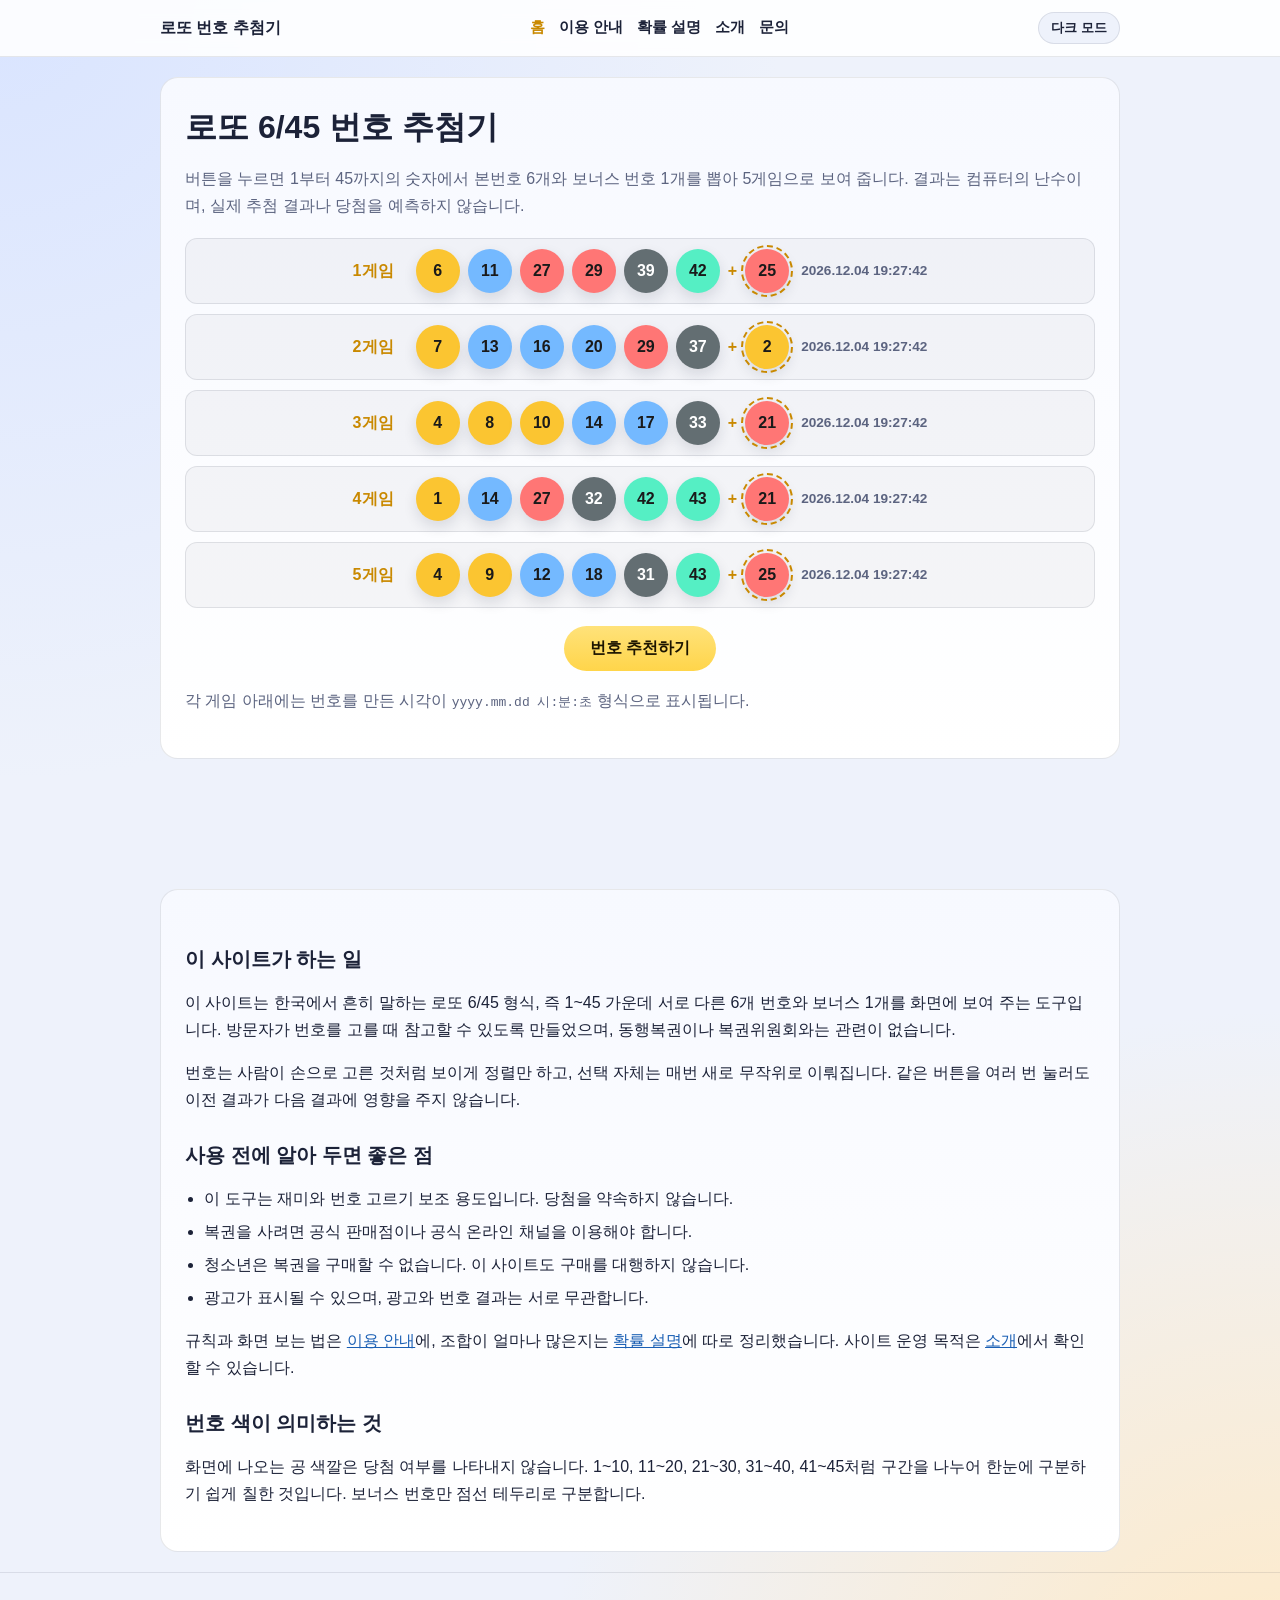
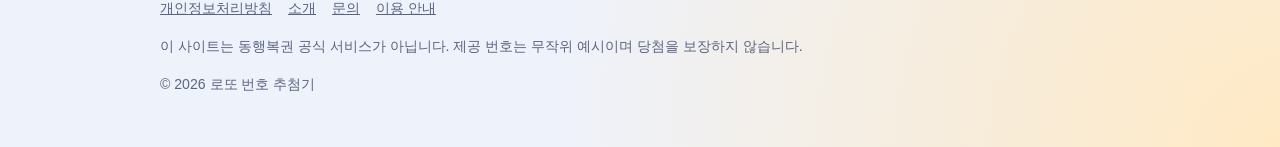
<file: index.html>
<!DOCTYPE html>
<html lang="ko">
<head>
  <meta charset="UTF-8" />
  <meta name="viewport" content="width=device-width, initial-scale=1.0" />
  <meta name="google-adsense-account" content="ca-pub-5348829394463821">
  <meta name="google-site-verification" content="W_3yYapkxNM6ZYtRQnqhoFt5i5_zFTFwVYzJisAY7q0" />
  <meta name="description" content="한국 로또 6/45 규칙을 설명하고, 본번호 6개와 보너스 1개를 한 번에 5게임 무작위로 뽑아 주는 무료 번호 추첨기입니다. 당첨을 보장하지 않으며 공식 판매처가 아닙니다." />
  <title>로또 번호 추첨기 | 로또 6/45 무작위 5게임</title>
  <link rel="canonical" href="https://sangwon0718.github.io/lotto-picker/">
  <link rel="stylesheet" href="css/site.css" />
  <script async src="https://pagead2.googlesyndication.com/pagead/js/adsbygoogle.js?client=ca-pub-5348829394463821" crossorigin="anonymous"></script>
  <script>
    (function () {
      var saved = localStorage.getItem("lotto-theme");
      var theme = saved === "light" || saved === "dark" ? saved : (window.matchMedia("(prefers-color-scheme: light)").matches ? "light" : "dark");
      document.documentElement.setAttribute("data-theme", theme);
    })();
  </script>
</head>
<body>
  <a class="skip" href="#content">본문으로 건너뛰기</a>
  <header>
    <div class="wrap header-inner">
      <a class="brand" href="index.html">로또 번호 추첨기</a>
      <nav aria-label="주요 메뉴">
        <a href="index.html" aria-current="page">홈</a>
        <a href="guide.html">이용 안내</a>
        <a href="odds.html">확률 설명</a>
        <a href="about.html">소개</a>
        <a href="contact.html">문의</a>
      </nav>
      <button type="button" class="theme-toggle" id="themeToggle">화이트 모드</button>
    </div>
  </header>

  <main id="content" class="wrap">
    <section class="hero">
      <h1>로또 6/45 번호 추첨기</h1>
      <p class="lead">버튼을 누르면 1부터 45까지의 숫자에서 본번호 6개와 보너스 번호 1개를 뽑아 5게임으로 보여 줍니다. 결과는 컴퓨터의 난수이며, 실제 추첨 결과나 당첨을 예측하지 않습니다.</p>
      <div class="results" id="results" aria-live="polite"></div>
      <div class="actions">
        <button type="button" id="draw">번호 추천하기</button>
      </div>
      <p class="muted">각 게임 아래에는 번호를 만든 시각이 <code>yyyy.mm.dd 시:분:초</code> 형식으로 표시됩니다.</p>
    </section>

    <div class="ad-slot" aria-hidden="true"></div>

    <article class="page">
      <h2>이 사이트가 하는 일</h2>
      <p>이 사이트는 한국에서 흔히 말하는 로또 6/45 형식, 즉 1~45 가운데 서로 다른 6개 번호와 보너스 1개를 화면에 보여 주는 도구입니다. 방문자가 번호를 고를 때 참고할 수 있도록 만들었으며, 동행복권이나 복권위원회와는 관련이 없습니다.</p>
      <p>번호는 사람이 손으로 고른 것처럼 보이게 정렬만 하고, 선택 자체는 매번 새로 무작위로 이뤄집니다. 같은 버튼을 여러 번 눌러도 이전 결과가 다음 결과에 영향을 주지 않습니다.</p>

      <h2>사용 전에 알아 두면 좋은 점</h2>
      <ul>
        <li>이 도구는 재미와 번호 고르기 보조 용도입니다. 당첨을 약속하지 않습니다.</li>
        <li>복권을 사려면 공식 판매점이나 공식 온라인 채널을 이용해야 합니다.</li>
        <li>청소년은 복권을 구매할 수 없습니다. 이 사이트도 구매를 대행하지 않습니다.</li>
        <li>광고가 표시될 수 있으며, 광고와 번호 결과는 서로 무관합니다.</li>
      </ul>
      <p>규칙과 화면 보는 법은 <a href="guide.html">이용 안내</a>에, 조합이 얼마나 많은지는 <a href="odds.html">확률 설명</a>에 따로 정리했습니다. 사이트 운영 목적은 <a href="about.html">소개</a>에서 확인할 수 있습니다.</p>

      <h2>번호 색이 의미하는 것</h2>
      <p>화면에 나오는 공 색깔은 당첨 여부를 나타내지 않습니다. 1~10, 11~20, 21~30, 31~40, 41~45처럼 구간을 나누어 한눈에 구분하기 쉽게 칠한 것입니다. 보너스 번호만 점선 테두리로 구분합니다.</p>
    </article>
  </main>

  <footer>
    <div class="wrap">
      <div class="footer-nav">
        <a href="privacy.html">개인정보처리방침</a>
        <a href="about.html">소개</a>
        <a href="contact.html">문의</a>
        <a href="guide.html">이용 안내</a>
      </div>
      <p>이 사이트는 동행복권 공식 서비스가 아닙니다. 제공 번호는 무작위 예시이며 당첨을 보장하지 않습니다.</p>
      <p>&copy; 2026 로또 번호 추첨기</p>
    </div>
  </footer>
  <script src="js/theme.js"></script>
  <script src="js/draw.js"></script>
</body>
</html>
</file>
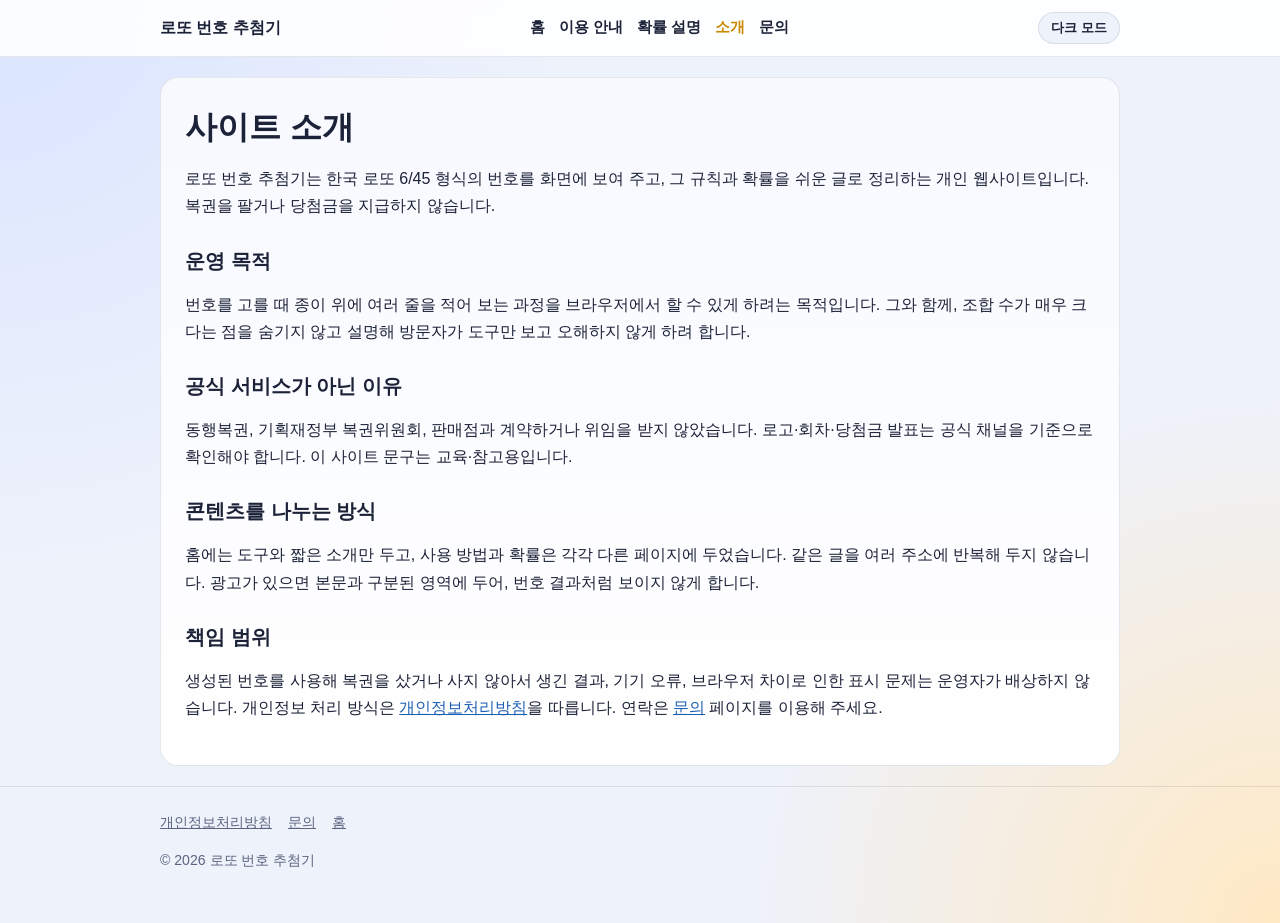
<file: about.html>
<!DOCTYPE html>
<html lang="ko">
<head>
  <meta charset="UTF-8" />
  <meta name="viewport" content="width=device-width, initial-scale=1.0" />
  <meta name="google-adsense-account" content="ca-pub-5348829394463821">
  <meta name="google-site-verification" content="W_3yYapkxNM6ZYtRQnqhoFt5i5_zFTFwVYzJisAY7q0" />
  <meta name="description" content="로또 번호 추첨기 운영 목적, 공식 기관과의 관계, 콘텐츠 원칙과 면책 사항을 안내합니다." />
  <title>소개 | 로또 번호 추첨기</title>
  <link rel="canonical" href="https://sangwon0718.github.io/lotto-picker/about.html">
  <link rel="stylesheet" href="css/site.css" />
  <script async src="https://pagead2.googlesyndication.com/pagead/js/adsbygoogle.js?client=ca-pub-5348829394463821" crossorigin="anonymous"></script>
  <script>
    (function () {
      var saved = localStorage.getItem("lotto-theme");
      var theme = saved === "light" || saved === "dark" ? saved : (window.matchMedia("(prefers-color-scheme: light)").matches ? "light" : "dark");
      document.documentElement.setAttribute("data-theme", theme);
    })();
  </script>
</head>
<body>
  <a class="skip" href="#content">본문으로 건너뛰기</a>
  <header>
    <div class="wrap header-inner">
      <a class="brand" href="index.html">로또 번호 추첨기</a>
      <nav aria-label="주요 메뉴">
        <a href="index.html">홈</a>
        <a href="guide.html">이용 안내</a>
        <a href="odds.html">확률 설명</a>
        <a href="about.html" aria-current="page">소개</a>
        <a href="contact.html">문의</a>
      </nav>
      <button type="button" class="theme-toggle" id="themeToggle">화이트 모드</button>
    </div>
  </header>

  <main id="content" class="wrap">
    <article class="page">
      <h1>사이트 소개</h1>
      <p>로또 번호 추첨기는 한국 로또 6/45 형식의 번호를 화면에 보여 주고, 그 규칙과 확률을 쉬운 글로 정리하는 개인 웹사이트입니다. 복권을 팔거나 당첨금을 지급하지 않습니다.</p>

      <h2>운영 목적</h2>
      <p>번호를 고를 때 종이 위에 여러 줄을 적어 보는 과정을 브라우저에서 할 수 있게 하려는 목적입니다. 그와 함께, 조합 수가 매우 크다는 점을 숨기지 않고 설명해 방문자가 도구만 보고 오해하지 않게 하려 합니다.</p>

      <h2>공식 서비스가 아닌 이유</h2>
      <p>동행복권, 기획재정부 복권위원회, 판매점과 계약하거나 위임을 받지 않았습니다. 로고·회차·당첨금 발표는 공식 채널을 기준으로 확인해야 합니다. 이 사이트 문구는 교육·참고용입니다.</p>

      <h2>콘텐츠를 나누는 방식</h2>
      <p>홈에는 도구와 짧은 소개만 두고, 사용 방법과 확률은 각각 다른 페이지에 두었습니다. 같은 글을 여러 주소에 반복해 두지 않습니다. 광고가 있으면 본문과 구분된 영역에 두어, 번호 결과처럼 보이지 않게 합니다.</p>

      <h2>책임 범위</h2>
      <p>생성된 번호를 사용해 복권을 샀거나 사지 않아서 생긴 결과, 기기 오류, 브라우저 차이로 인한 표시 문제는 운영자가 배상하지 않습니다. 개인정보 처리 방식은 <a href="privacy.html">개인정보처리방침</a>을 따릅니다. 연락은 <a href="contact.html">문의</a> 페이지를 이용해 주세요.</p>
    </article>
  </main>

  <footer>
    <div class="wrap">
      <div class="footer-nav">
        <a href="privacy.html">개인정보처리방침</a>
        <a href="contact.html">문의</a>
        <a href="index.html">홈</a>
      </div>
      <p>&copy; 2026 로또 번호 추첨기</p>
    </div>
  </footer>
  <script src="js/theme.js"></script>
</body>
</html>
</file>
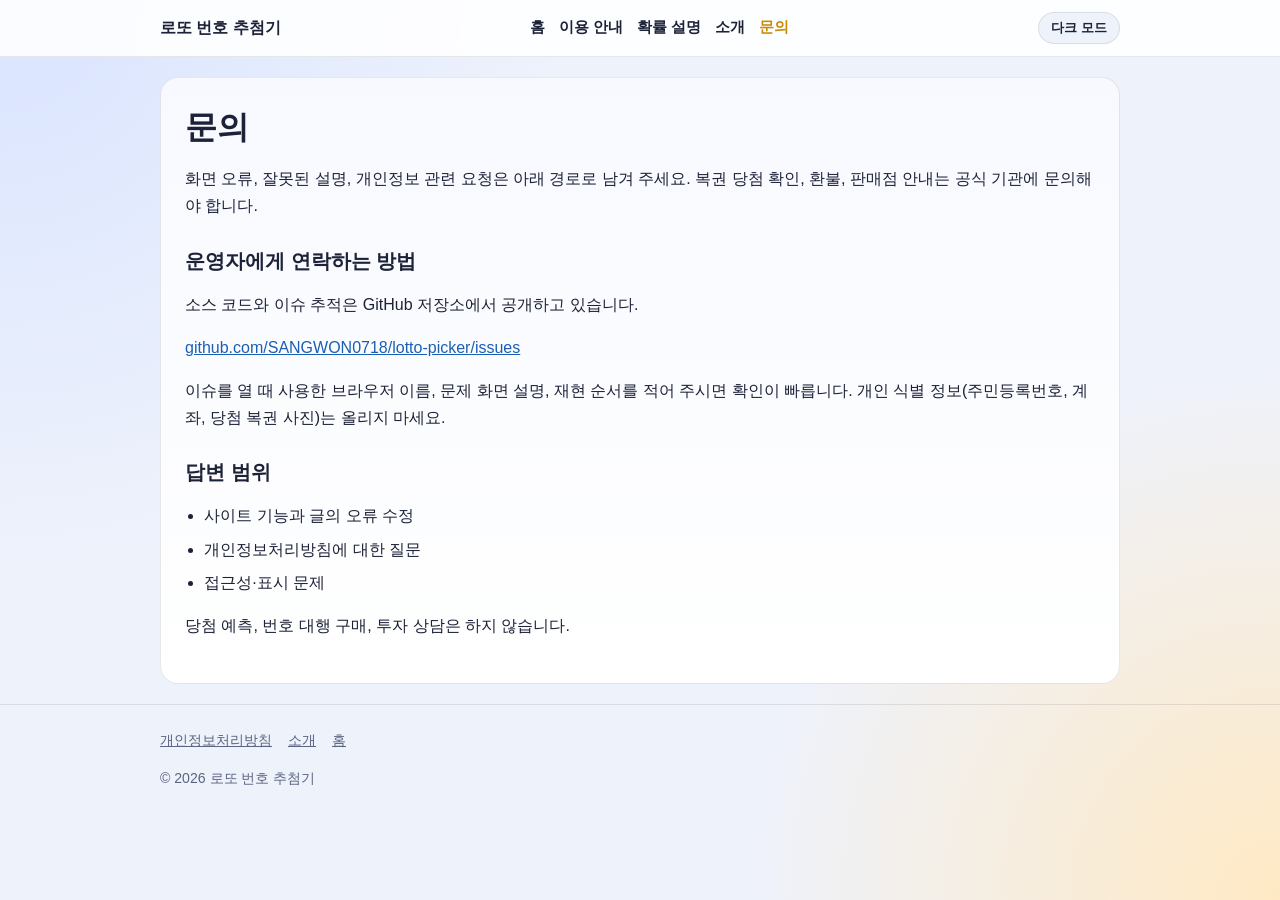
<file: contact.html>
<!DOCTYPE html>
<html lang="ko">
<head>
  <meta charset="UTF-8" />
  <meta name="viewport" content="width=device-width, initial-scale=1.0" />
  <meta name="google-adsense-account" content="ca-pub-5348829394463821">
  <meta name="google-site-verification" content="W_3yYapkxNM6ZYtRQnqhoFt5i5_zFTFwVYzJisAY7q0" />
  <meta name="description" content="로또 번호 추첨기 오류 신고와 콘텐츠 문의 방법을 안내합니다." />
  <title>문의 | 로또 번호 추첨기</title>
  <link rel="canonical" href="https://sangwon0718.github.io/lotto-picker/contact.html">
  <link rel="stylesheet" href="css/site.css" />
  <script async src="https://pagead2.googlesyndication.com/pagead/js/adsbygoogle.js?client=ca-pub-5348829394463821" crossorigin="anonymous"></script>
  <script>
    (function () {
      var saved = localStorage.getItem("lotto-theme");
      var theme = saved === "light" || saved === "dark" ? saved : (window.matchMedia("(prefers-color-scheme: light)").matches ? "light" : "dark");
      document.documentElement.setAttribute("data-theme", theme);
    })();
  </script>
</head>
<body>
  <a class="skip" href="#content">본문으로 건너뛰기</a>
  <header>
    <div class="wrap header-inner">
      <a class="brand" href="index.html">로또 번호 추첨기</a>
      <nav aria-label="주요 메뉴">
        <a href="index.html">홈</a>
        <a href="guide.html">이용 안내</a>
        <a href="odds.html">확률 설명</a>
        <a href="about.html">소개</a>
        <a href="contact.html" aria-current="page">문의</a>
      </nav>
      <button type="button" class="theme-toggle" id="themeToggle">화이트 모드</button>
    </div>
  </header>

  <main id="content" class="wrap">
    <article class="page">
      <h1>문의</h1>
      <p>화면 오류, 잘못된 설명, 개인정보 관련 요청은 아래 경로로 남겨 주세요. 복권 당첨 확인, 환불, 판매점 안내는 공식 기관에 문의해야 합니다.</p>

      <h2>운영자에게 연락하는 방법</h2>
      <p>소스 코드와 이슈 추적은 GitHub 저장소에서 공개하고 있습니다.</p>
      <p><a href="https://github.com/SANGWON0718/lotto-picker/issues" rel="noopener noreferrer" target="_blank">github.com/SANGWON0718/lotto-picker/issues</a></p>
      <p>이슈를 열 때 사용한 브라우저 이름, 문제 화면 설명, 재현 순서를 적어 주시면 확인이 빠릅니다. 개인 식별 정보(주민등록번호, 계좌, 당첨 복권 사진)는 올리지 마세요.</p>

      <h2>답변 범위</h2>
      <ul>
        <li>사이트 기능과 글의 오류 수정</li>
        <li>개인정보처리방침에 대한 질문</li>
        <li>접근성·표시 문제</li>
      </ul>
      <p>당첨 예측, 번호 대행 구매, 투자 상담은 하지 않습니다.</p>
    </article>
  </main>

  <footer>
    <div class="wrap">
      <div class="footer-nav">
        <a href="privacy.html">개인정보처리방침</a>
        <a href="about.html">소개</a>
        <a href="index.html">홈</a>
      </div>
      <p>&copy; 2026 로또 번호 추첨기</p>
    </div>
  </footer>
  <script src="js/theme.js"></script>
</body>
</html>
</file>
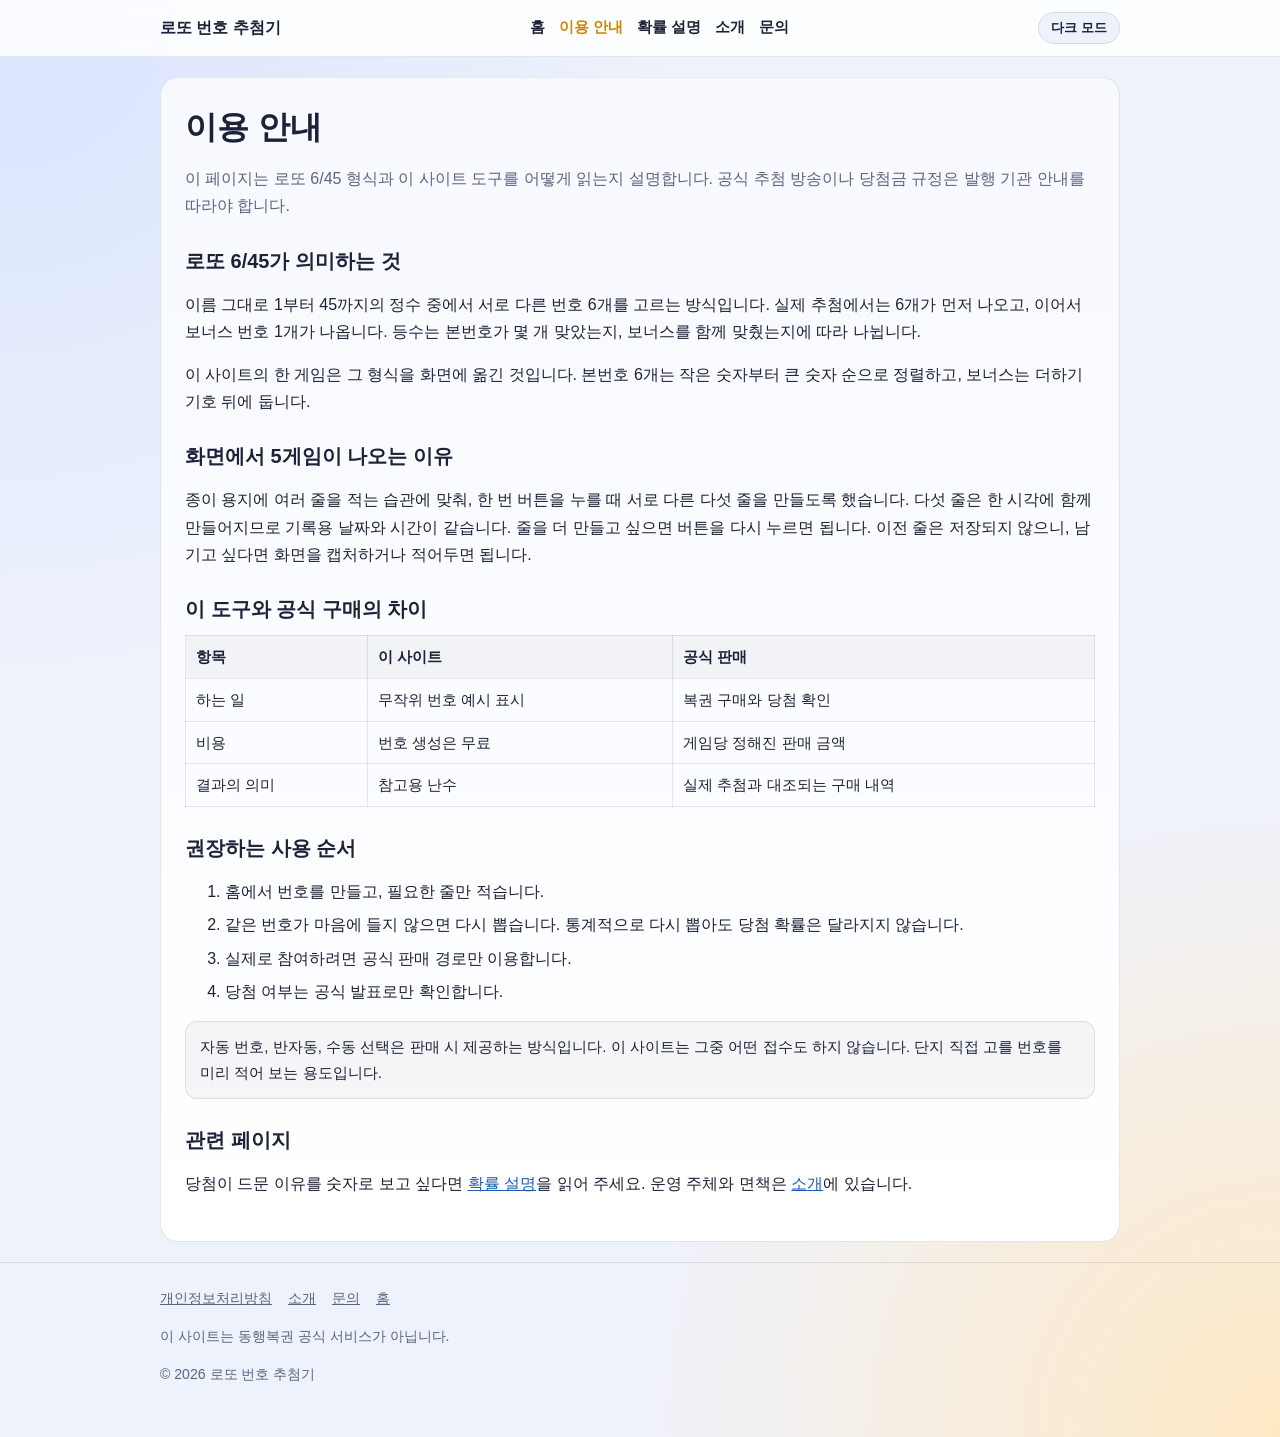
<file: guide.html>
<!DOCTYPE html>
<html lang="ko">
<head>
  <meta charset="UTF-8" />
  <meta name="viewport" content="width=device-width, initial-scale=1.0" />
  <meta name="google-adsense-account" content="ca-pub-5348829394463821">
  <meta name="google-site-verification" content="W_3yYapkxNM6ZYtRQnqhoFt5i5_zFTFwVYzJisAY7q0" />
  <meta name="description" content="로또 6/45의 번호 개수, 보너스 번호, 이 사이트 추첨기 사용법과 공식 구매와의 차이를 설명합니다." />
  <title>이용 안내 | 로또 번호 추첨기</title>
  <link rel="canonical" href="https://sangwon0718.github.io/lotto-picker/guide.html">
  <link rel="stylesheet" href="css/site.css" />
  <script async src="https://pagead2.googlesyndication.com/pagead/js/adsbygoogle.js?client=ca-pub-5348829394463821" crossorigin="anonymous"></script>
  <script>
    (function () {
      var saved = localStorage.getItem("lotto-theme");
      var theme = saved === "light" || saved === "dark" ? saved : (window.matchMedia("(prefers-color-scheme: light)").matches ? "light" : "dark");
      document.documentElement.setAttribute("data-theme", theme);
    })();
  </script>
</head>
<body>
  <a class="skip" href="#content">본문으로 건너뛰기</a>
  <header>
    <div class="wrap header-inner">
      <a class="brand" href="index.html">로또 번호 추첨기</a>
      <nav aria-label="주요 메뉴">
        <a href="index.html">홈</a>
        <a href="guide.html" aria-current="page">이용 안내</a>
        <a href="odds.html">확률 설명</a>
        <a href="about.html">소개</a>
        <a href="contact.html">문의</a>
      </nav>
      <button type="button" class="theme-toggle" id="themeToggle">화이트 모드</button>
    </div>
  </header>

  <main id="content" class="wrap">
    <article class="page">
      <h1>이용 안내</h1>
      <p class="lead">이 페이지는 로또 6/45 형식과 이 사이트 도구를 어떻게 읽는지 설명합니다. 공식 추첨 방송이나 당첨금 규정은 발행 기관 안내를 따라야 합니다.</p>

      <h2>로또 6/45가 의미하는 것</h2>
      <p>이름 그대로 1부터 45까지의 정수 중에서 서로 다른 번호 6개를 고르는 방식입니다. 실제 추첨에서는 6개가 먼저 나오고, 이어서 보너스 번호 1개가 나옵니다. 등수는 본번호가 몇 개 맞았는지, 보너스를 함께 맞췄는지에 따라 나뉩니다.</p>
      <p>이 사이트의 한 게임은 그 형식을 화면에 옮긴 것입니다. 본번호 6개는 작은 숫자부터 큰 숫자 순으로 정렬하고, 보너스는 더하기 기호 뒤에 둡니다.</p>

      <h2>화면에서 5게임이 나오는 이유</h2>
      <p>종이 용지에 여러 줄을 적는 습관에 맞춰, 한 번 버튼을 누를 때 서로 다른 다섯 줄을 만들도록 했습니다. 다섯 줄은 한 시각에 함께 만들어지므로 기록용 날짜와 시간이 같습니다. 줄을 더 만들고 싶으면 버튼을 다시 누르면 됩니다. 이전 줄은 저장되지 않으니, 남기고 싶다면 화면을 캡처하거나 적어두면 됩니다.</p>

      <h2>이 도구와 공식 구매의 차이</h2>
      <table>
        <thead>
          <tr>
            <th>항목</th>
            <th>이 사이트</th>
            <th>공식 판매</th>
          </tr>
        </thead>
        <tbody>
          <tr>
            <td>하는 일</td>
            <td>무작위 번호 예시 표시</td>
            <td>복권 구매와 당첨 확인</td>
          </tr>
          <tr>
            <td>비용</td>
            <td>번호 생성은 무료</td>
            <td>게임당 정해진 판매 금액</td>
          </tr>
          <tr>
            <td>결과의 의미</td>
            <td>참고용 난수</td>
            <td>실제 추첨과 대조되는 구매 내역</td>
          </tr>
        </tbody>
      </table>

      <h2>권장하는 사용 순서</h2>
      <ol>
        <li>홈에서 번호를 만들고, 필요한 줄만 적습니다.</li>
        <li>같은 번호가 마음에 들지 않으면 다시 뽑습니다. 통계적으로 다시 뽑아도 당첨 확률은 달라지지 않습니다.</li>
        <li>실제로 참여하려면 공식 판매 경로만 이용합니다.</li>
        <li>당첨 여부는 공식 발표로만 확인합니다.</li>
      </ol>

      <div class="note">
        자동 번호, 반자동, 수동 선택은 판매 시 제공하는 방식입니다. 이 사이트는 그중 어떤 접수도 하지 않습니다. 단지 직접 고를 번호를 미리 적어 보는 용도입니다.
      </div>

      <h2>관련 페이지</h2>
      <p>당첨이 드문 이유를 숫자로 보고 싶다면 <a href="odds.html">확률 설명</a>을 읽어 주세요. 운영 주체와 면책은 <a href="about.html">소개</a>에 있습니다.</p>
    </article>
  </main>

  <footer>
    <div class="wrap">
      <div class="footer-nav">
        <a href="privacy.html">개인정보처리방침</a>
        <a href="about.html">소개</a>
        <a href="contact.html">문의</a>
        <a href="index.html">홈</a>
      </div>
      <p>이 사이트는 동행복권 공식 서비스가 아닙니다.</p>
      <p>&copy; 2026 로또 번호 추첨기</p>
    </div>
  </footer>
  <script src="js/theme.js"></script>
</body>
</html>
</file>
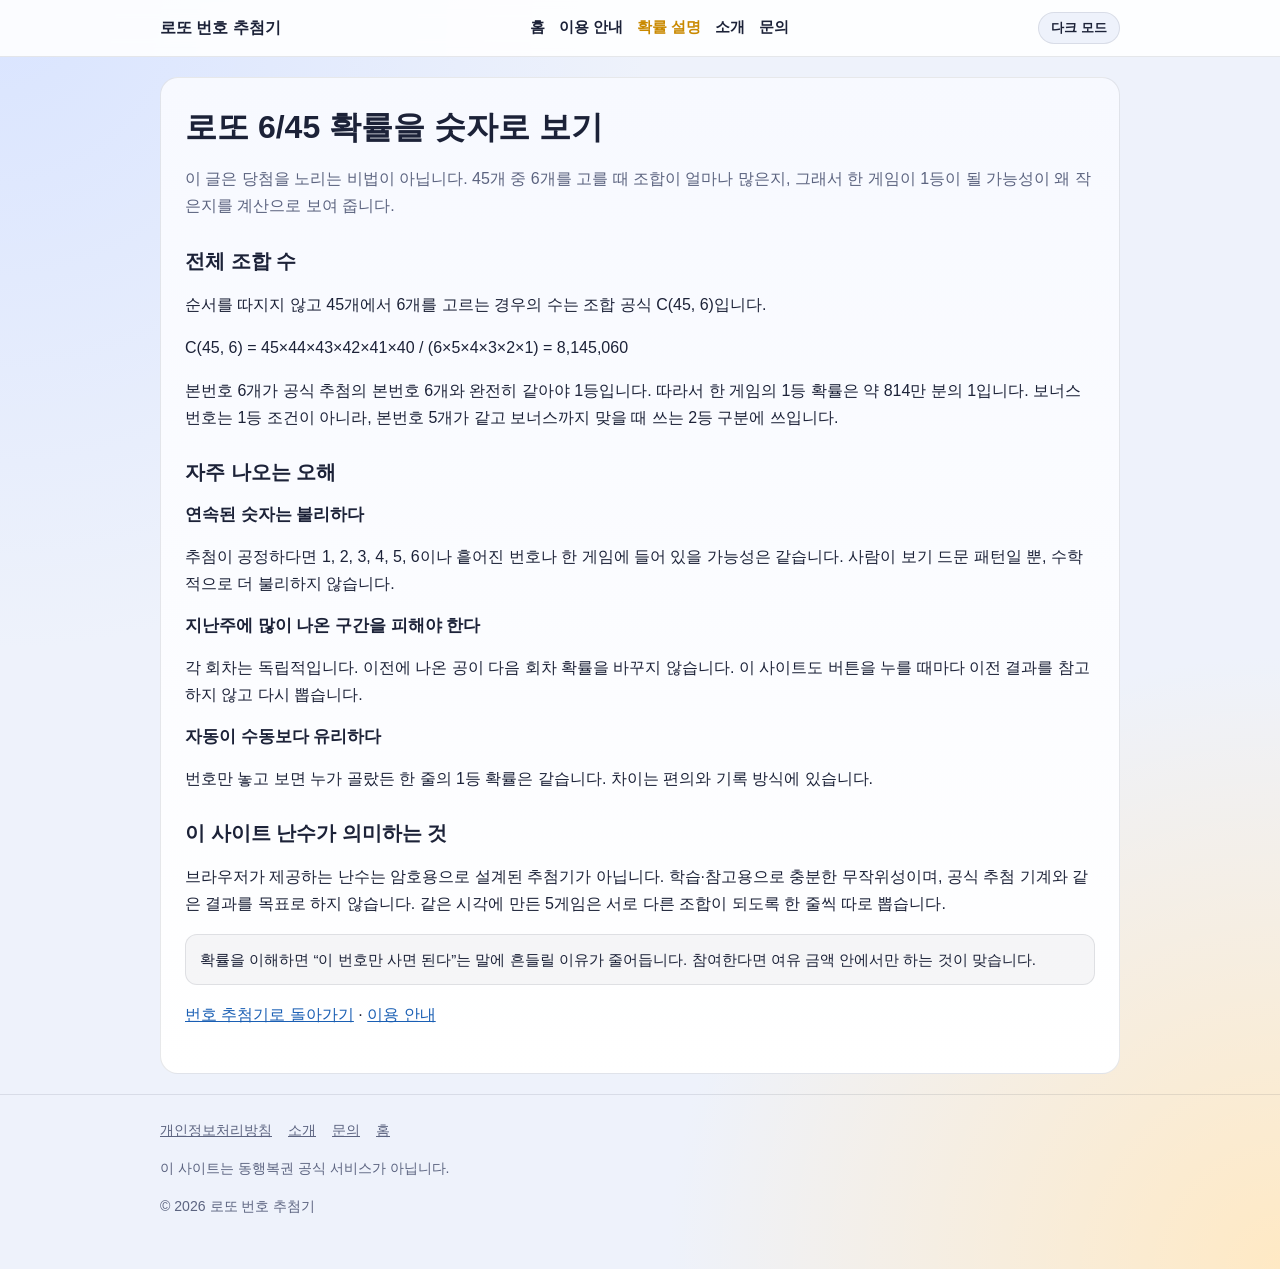
<file: odds.html>
<!DOCTYPE html>
<html lang="ko">
<head>
  <meta charset="UTF-8" />
  <meta name="viewport" content="width=device-width, initial-scale=1.0" />
  <meta name="google-adsense-account" content="ca-pub-5348829394463821">
  <meta name="google-site-verification" content="W_3yYapkxNM6ZYtRQnqhoFt5i5_zFTFwVYzJisAY7q0" />
  <meta name="description" content="로또 6/45에서 6개 번호를 고르는 조합 수와 1등 확률이 매우 낮은 이유를 계산 과정과 함께 설명합니다." />
  <title>확률 설명 | 로또 번호 추첨기</title>
  <link rel="canonical" href="https://sangwon0718.github.io/lotto-picker/odds.html">
  <link rel="stylesheet" href="css/site.css" />
  <script async src="https://pagead2.googlesyndication.com/pagead/js/adsbygoogle.js?client=ca-pub-5348829394463821" crossorigin="anonymous"></script>
  <script>
    (function () {
      var saved = localStorage.getItem("lotto-theme");
      var theme = saved === "light" || saved === "dark" ? saved : (window.matchMedia("(prefers-color-scheme: light)").matches ? "light" : "dark");
      document.documentElement.setAttribute("data-theme", theme);
    })();
  </script>
</head>
<body>
  <a class="skip" href="#content">본문으로 건너뛰기</a>
  <header>
    <div class="wrap header-inner">
      <a class="brand" href="index.html">로또 번호 추첨기</a>
      <nav aria-label="주요 메뉴">
        <a href="index.html">홈</a>
        <a href="guide.html">이용 안내</a>
        <a href="odds.html" aria-current="page">확률 설명</a>
        <a href="about.html">소개</a>
        <a href="contact.html">문의</a>
      </nav>
      <button type="button" class="theme-toggle" id="themeToggle">화이트 모드</button>
    </div>
  </header>

  <main id="content" class="wrap">
    <article class="page">
      <h1>로또 6/45 확률을 숫자로 보기</h1>
      <p class="lead">이 글은 당첨을 노리는 비법이 아닙니다. 45개 중 6개를 고를 때 조합이 얼마나 많은지, 그래서 한 게임이 1등이 될 가능성이 왜 작은지를 계산으로 보여 줍니다.</p>

      <h2>전체 조합 수</h2>
      <p>순서를 따지지 않고 45개에서 6개를 고르는 경우의 수는 조합 공식 C(45, 6)입니다.</p>
      <p>C(45, 6) = 45×44×43×42×41×40 / (6×5×4×3×2×1) = 8,145,060</p>
      <p>본번호 6개가 공식 추첨의 본번호 6개와 완전히 같아야 1등입니다. 따라서 한 게임의 1등 확률은 약 814만 분의 1입니다. 보너스 번호는 1등 조건이 아니라, 본번호 5개가 같고 보너스까지 맞을 때 쓰는 2등 구분에 쓰입니다.</p>

      <h2>자주 나오는 오해</h2>
      <h3>연속된 숫자는 불리하다</h3>
      <p>추첨이 공정하다면 1, 2, 3, 4, 5, 6이나 흩어진 번호나 한 게임에 들어 있을 가능성은 같습니다. 사람이 보기 드문 패턴일 뿐, 수학적으로 더 불리하지 않습니다.</p>
      <h3>지난주에 많이 나온 구간을 피해야 한다</h3>
      <p>각 회차는 독립적입니다. 이전에 나온 공이 다음 회차 확률을 바꾸지 않습니다. 이 사이트도 버튼을 누를 때마다 이전 결과를 참고하지 않고 다시 뽑습니다.</p>
      <h3>자동이 수동보다 유리하다</h3>
      <p>번호만 놓고 보면 누가 골랐든 한 줄의 1등 확률은 같습니다. 차이는 편의와 기록 방식에 있습니다.</p>

      <h2>이 사이트 난수가 의미하는 것</h2>
      <p>브라우저가 제공하는 난수는 암호용으로 설계된 추첨기가 아닙니다. 학습·참고용으로 충분한 무작위성이며, 공식 추첨 기계와 같은 결과를 목표로 하지 않습니다. 같은 시각에 만든 5게임은 서로 다른 조합이 되도록 한 줄씩 따로 뽑습니다.</p>

      <div class="note">
        확률을 이해하면 “이 번호만 사면 된다”는 말에 흔들릴 이유가 줄어듭니다. 참여한다면 여유 금액 안에서만 하는 것이 맞습니다.
      </div>

      <p><a href="index.html">번호 추첨기로 돌아가기</a> · <a href="guide.html">이용 안내</a></p>
    </article>
  </main>

  <footer>
    <div class="wrap">
      <div class="footer-nav">
        <a href="privacy.html">개인정보처리방침</a>
        <a href="about.html">소개</a>
        <a href="contact.html">문의</a>
        <a href="index.html">홈</a>
      </div>
      <p>이 사이트는 동행복권 공식 서비스가 아닙니다.</p>
      <p>&copy; 2026 로또 번호 추첨기</p>
    </div>
  </footer>
  <script src="js/theme.js"></script>
</body>
</html>
</file>
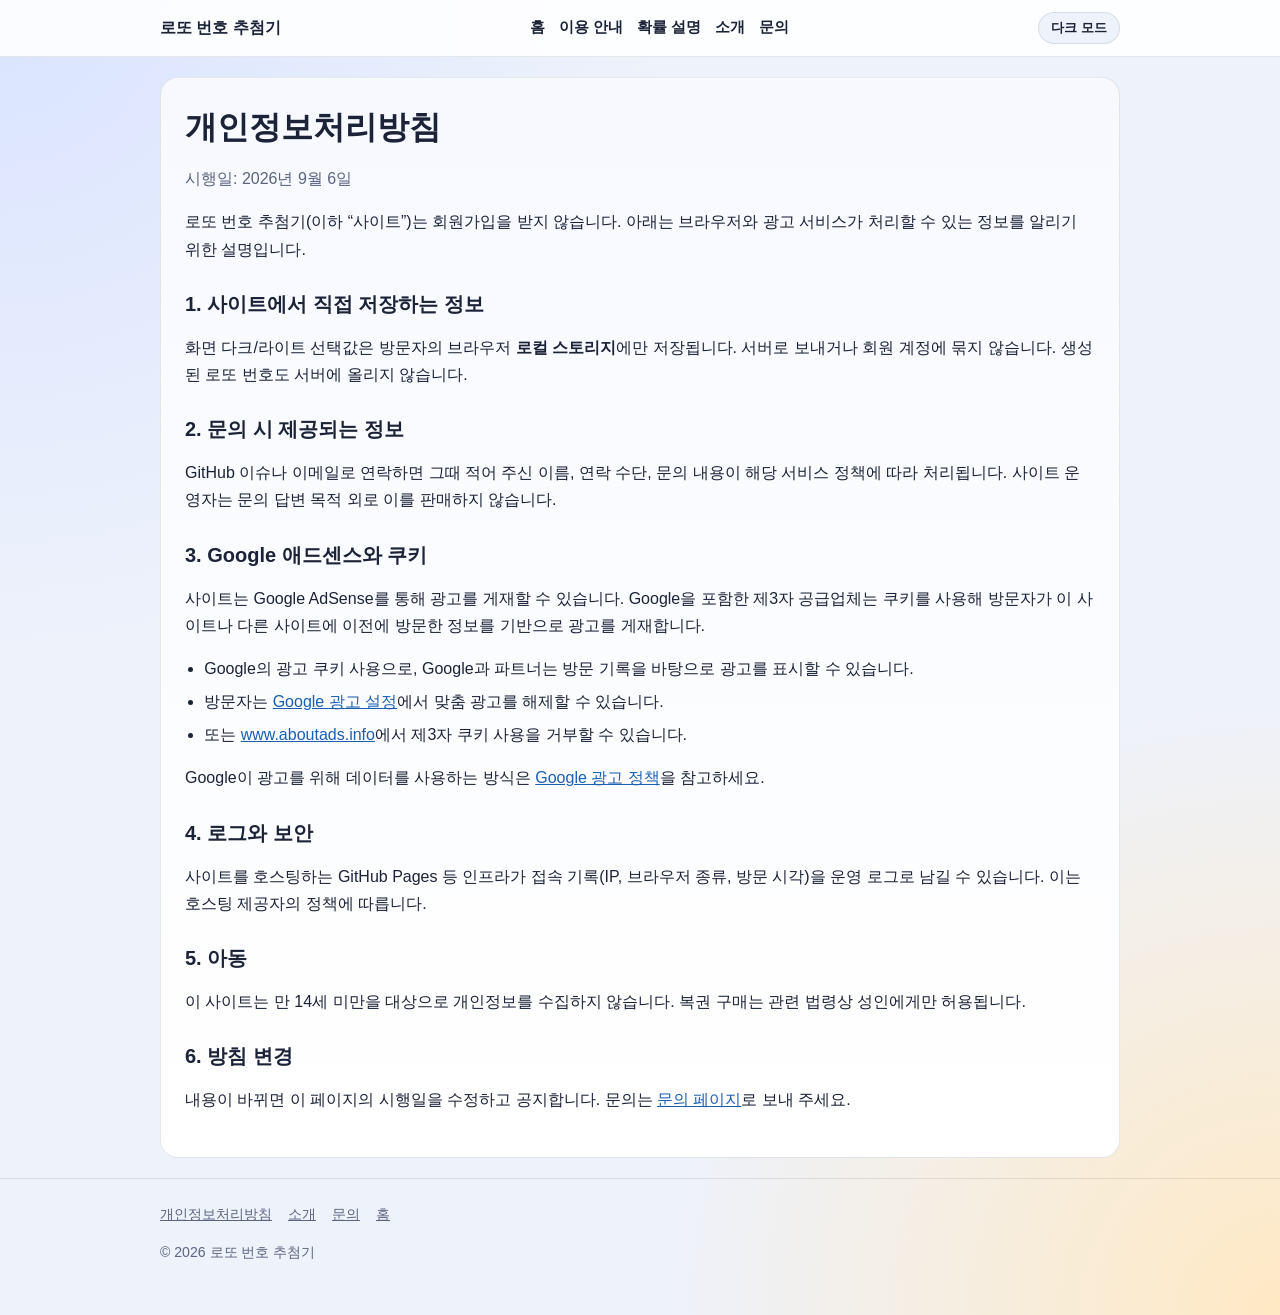
<file: privacy.html>
<!DOCTYPE html>
<html lang="ko">
<head>
  <meta charset="UTF-8" />
  <meta name="viewport" content="width=device-width, initial-scale=1.0" />
  <meta name="google-adsense-account" content="ca-pub-5348829394463821">
  <meta name="google-site-verification" content="W_3yYapkxNM6ZYtRQnqhoFt5i5_zFTFwVYzJisAY7q0" />
  <meta name="description" content="로또 번호 추첨기의 개인정보 수집 범위, 쿠키, Google 애드센스 광고와 관련한 처리 방침입니다." />
  <title>개인정보처리방침 | 로또 번호 추첨기</title>
  <link rel="canonical" href="https://sangwon0718.github.io/lotto-picker/privacy.html">
  <link rel="stylesheet" href="css/site.css" />
  <script async src="https://pagead2.googlesyndication.com/pagead/js/adsbygoogle.js?client=ca-pub-5348829394463821" crossorigin="anonymous"></script>
  <script>
    (function () {
      var saved = localStorage.getItem("lotto-theme");
      var theme = saved === "light" || saved === "dark" ? saved : (window.matchMedia("(prefers-color-scheme: light)").matches ? "light" : "dark");
      document.documentElement.setAttribute("data-theme", theme);
    })();
  </script>
</head>
<body>
  <a class="skip" href="#content">본문으로 건너뛰기</a>
  <header>
    <div class="wrap header-inner">
      <a class="brand" href="index.html">로또 번호 추첨기</a>
      <nav aria-label="주요 메뉴">
        <a href="index.html">홈</a>
        <a href="guide.html">이용 안내</a>
        <a href="odds.html">확률 설명</a>
        <a href="about.html">소개</a>
        <a href="contact.html">문의</a>
      </nav>
      <button type="button" class="theme-toggle" id="themeToggle">화이트 모드</button>
    </div>
  </header>

  <main id="content" class="wrap">
    <article class="page">
      <h1>개인정보처리방침</h1>
      <p class="muted">시행일: 2026년 9월 6일</p>
      <p>로또 번호 추첨기(이하 “사이트”)는 회원가입을 받지 않습니다. 아래는 브라우저와 광고 서비스가 처리할 수 있는 정보를 알리기 위한 설명입니다.</p>

      <h2>1. 사이트에서 직접 저장하는 정보</h2>
      <p>화면 다크/라이트 선택값은 방문자의 브라우저 <strong>로컬 스토리지</strong>에만 저장됩니다. 서버로 보내거나 회원 계정에 묶지 않습니다. 생성된 로또 번호도 서버에 올리지 않습니다.</p>

      <h2>2. 문의 시 제공되는 정보</h2>
      <p>GitHub 이슈나 이메일로 연락하면 그때 적어 주신 이름, 연락 수단, 문의 내용이 해당 서비스 정책에 따라 처리됩니다. 사이트 운영자는 문의 답변 목적 외로 이를 판매하지 않습니다.</p>

      <h2>3. Google 애드센스와 쿠키</h2>
      <p>사이트는 Google AdSense를 통해 광고를 게재할 수 있습니다. Google을 포함한 제3자 공급업체는 쿠키를 사용해 방문자가 이 사이트나 다른 사이트에 이전에 방문한 정보를 기반으로 광고를 게재합니다.</p>
      <ul>
        <li>Google의 광고 쿠키 사용으로, Google과 파트너는 방문 기록을 바탕으로 광고를 표시할 수 있습니다.</li>
        <li>방문자는 <a href="https://www.google.com/settings/ads" rel="noopener noreferrer" target="_blank">Google 광고 설정</a>에서 맞춤 광고를 해제할 수 있습니다.</li>
        <li>또는 <a href="https://www.aboutads.info/choices/" rel="noopener noreferrer" target="_blank">www.aboutads.info</a>에서 제3자 쿠키 사용을 거부할 수 있습니다.</li>
      </ul>
      <p>Google이 광고를 위해 데이터를 사용하는 방식은 <a href="https://policies.google.com/technologies/ads?hl=ko" rel="noopener noreferrer" target="_blank">Google 광고 정책</a>을 참고하세요.</p>

      <h2>4. 로그와 보안</h2>
      <p>사이트를 호스팅하는 GitHub Pages 등 인프라가 접속 기록(IP, 브라우저 종류, 방문 시각)을 운영 로그로 남길 수 있습니다. 이는 호스팅 제공자의 정책에 따릅니다.</p>

      <h2>5. 아동</h2>
      <p>이 사이트는 만 14세 미만을 대상으로 개인정보를 수집하지 않습니다. 복권 구매는 관련 법령상 성인에게만 허용됩니다.</p>

      <h2>6. 방침 변경</h2>
      <p>내용이 바뀌면 이 페이지의 시행일을 수정하고 공지합니다. 문의는 <a href="contact.html">문의 페이지</a>로 보내 주세요.</p>
    </article>
  </main>

  <footer>
    <div class="wrap">
      <div class="footer-nav">
        <a href="privacy.html">개인정보처리방침</a>
        <a href="about.html">소개</a>
        <a href="contact.html">문의</a>
        <a href="index.html">홈</a>
      </div>
      <p>&copy; 2026 로또 번호 추첨기</p>
    </div>
  </footer>
  <script src="js/theme.js"></script>
</body>
</html>
</file>
<file: css/site.css>
:root,
html[data-theme="dark"] {
  --bg: #0f1220;
  --bg-spot-1: #2a2158;
  --bg-spot-2: #12324a;
  --card: #181c30;
  --card-top: #1e2340;
  --text: #f4f6ff;
  --muted: #9aa3c7;
  --accent: #ffd54a;
  --ball-shadow: 0 8px 18px rgba(0, 0, 0, 0.28);
  --game-bg: rgba(255, 255, 255, 0.04);
  --line: rgba(255, 255, 255, 0.12);
  --theme-btn-bg: rgba(255, 255, 255, 0.1);
  --theme-btn-text: #f4f6ff;
  --link: #9ecbff;
  color-scheme: dark;
}

html[data-theme="light"] {
  --bg: #eef2fb;
  --bg-spot-1: #d9e4ff;
  --bg-spot-2: #ffe9c4;
  --card: #ffffff;
  --card-top: #f7f9ff;
  --text: #1c2238;
  --muted: #5c6480;
  --accent: #c98900;
  --ball-shadow: 0 6px 14px rgba(28, 34, 56, 0.12);
  --game-bg: rgba(28, 34, 56, 0.04);
  --line: rgba(28, 34, 56, 0.1);
  --theme-btn-bg: #eef2fb;
  --theme-btn-text: #1c2238;
  --link: #1a5fb4;
  color-scheme: light;
}

* { box-sizing: border-box; }

html { scroll-behavior: smooth; }

body {
  margin: 0;
  min-height: 100vh;
  font-family: "Pretendard", "Noto Sans KR", sans-serif;
  color: var(--text);
  line-height: 1.7;
  background:
    radial-gradient(circle at top left, var(--bg-spot-1) 0%, transparent 36%),
    radial-gradient(circle at bottom right, var(--bg-spot-2) 0%, transparent 34%),
    var(--bg);
}

a { color: var(--link); }
a:hover { text-decoration: underline; }

.skip {
  position: absolute;
  left: -999px;
  top: 8px;
}
.skip:focus {
  left: 8px;
  z-index: 10;
  background: var(--card);
  padding: 8px 12px;
}

.wrap {
  width: min(960px, calc(100% - 24px));
  margin: 0 auto;
}

header {
  border-bottom: 1px solid var(--line);
  background: color-mix(in srgb, var(--card) 88%, transparent);
  position: sticky;
  top: 0;
  z-index: 5;
  backdrop-filter: blur(10px);
}

.header-inner {
  display: flex;
  align-items: center;
  justify-content: space-between;
  gap: 12px;
  padding: 12px 0;
  flex-wrap: wrap;
}

.brand {
  display: flex;
  align-items: center;
  gap: 8px;
  color: inherit;
  text-decoration: none;
  font-weight: 800;
}

.brand .dice {
  width: 28px;
  height: 28px;
}

nav {
  display: flex;
  flex-wrap: wrap;
  gap: 8px 14px;
  font-size: 0.92rem;
}

nav a {
  color: var(--text);
  text-decoration: none;
  font-weight: 600;
}

nav a[aria-current="page"] {
  color: var(--accent);
}

.theme-toggle {
  appearance: none;
  border: 1px solid var(--line);
  border-radius: 999px;
  padding: 6px 12px;
  font-size: 0.82rem;
  font-weight: 700;
  color: var(--theme-btn-text);
  background: var(--theme-btn-bg);
  cursor: pointer;
}

.hero, .panel, article.page {
  background: linear-gradient(180deg, var(--card-top) 0%, var(--card) 100%);
  border: 1px solid var(--line);
  border-radius: 18px;
  padding: 28px 24px;
  margin: 20px 0;
}

h1, h2, h3 { line-height: 1.35; }
h1 { margin: 0 0 10px; font-size: clamp(1.5rem, 3vw, 2rem); }
h2 { margin: 28px 0 10px; font-size: 1.25rem; }
h3 { margin: 18px 0 8px; font-size: 1.05rem; }

.lead, .muted { color: var(--muted); }
.note {
  background: var(--game-bg);
  border: 1px solid var(--line);
  border-radius: 12px;
  padding: 12px 14px;
  font-size: 0.95rem;
}

.results {
  display: flex;
  flex-direction: column;
  gap: 10px;
  margin: 18px 0;
}

.game {
  display: flex;
  flex-wrap: wrap;
  justify-content: center;
  align-items: center;
  gap: 6px 12px;
  padding: 10px;
  background: var(--game-bg);
  border: 1px solid var(--line);
  border-radius: 12px;
}

.game-label {
  color: var(--accent);
  font-weight: 800;
  min-width: 3.2em;
}

.balls {
  display: flex;
  flex-wrap: wrap;
  justify-content: center;
  align-items: center;
  gap: 8px;
}

.stamp { margin: 0; color: var(--muted); font-size: 0.85rem; font-weight: 600; }

.ball {
  width: 44px;
  height: 44px;
  border-radius: 50%;
  display: grid;
  place-items: center;
  font-weight: 800;
  color: #1a1a1a;
  box-shadow: var(--ball-shadow);
}

.ball.bonus { outline: 2px dashed var(--accent); outline-offset: 2px; }
.plus { color: var(--accent); font-weight: 700; }
.range-1 { background: #fbc531; }
.range-2 { background: #74b9ff; }
.range-3 { background: #ff7675; }
.range-4 { background: #636e72; color: #fff; }
.range-5 { background: #55efc4; }

#draw {
  appearance: none;
  border: 0;
  border-radius: 999px;
  padding: 12px 26px;
  font-size: 1rem;
  font-weight: 700;
  color: #1c1400;
  background: linear-gradient(180deg, #ffe27a, #ffd54a);
  cursor: pointer;
}

.actions { text-align: center; margin: 8px 0 0; }

.ad-slot {
  min-height: 90px;
  margin: 16px 0;
  display: flex;
  align-items: center;
  justify-content: center;
}

footer {
  border-top: 1px solid var(--line);
  padding: 24px 0 36px;
  color: var(--muted);
  font-size: 0.88rem;
}

.footer-nav {
  display: flex;
  flex-wrap: wrap;
  gap: 10px 16px;
  margin-bottom: 10px;
}

.footer-nav a { color: var(--muted); }

ul { padding-left: 1.2em; }
li { margin: 6px 0; }

table {
  width: 100%;
  border-collapse: collapse;
  margin: 12px 0 20px;
  font-size: 0.95rem;
}

th, td {
  border: 1px solid var(--line);
  padding: 8px 10px;
  text-align: left;
}

th { background: var(--game-bg); }
</file>
